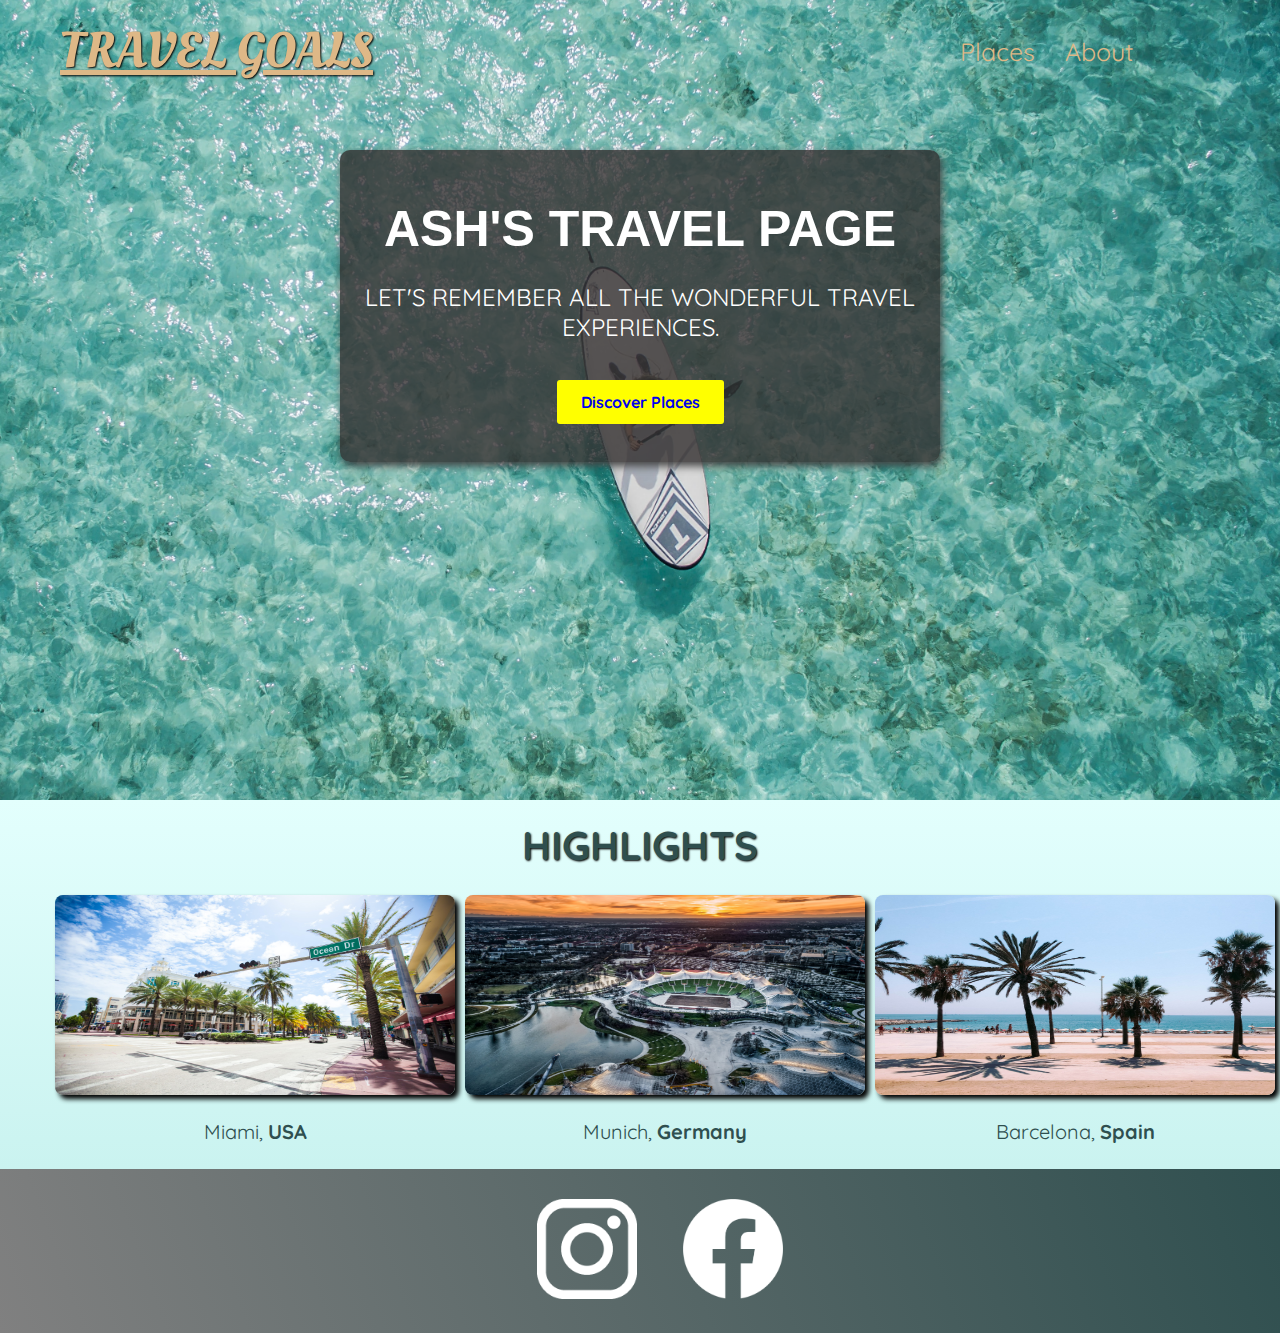
<file: index.html>
<!DOCTYPE html>
<html lang="en">
<head>
    <meta charset="UTF-8">
    <meta http-equiv="X-UA-Compatible" content="IE=edge">
    <meta name="viewport" content="width=device-width, initial-scale=1.0">
    <link rel="preconnect" href="https://fonts.googleapis.com">
    <link rel="preconnect" href="https://fonts.gstatic.com" crossorigin>
    <link href="https://fonts.googleapis.com/css2?family=Oleo+Script&family=Quicksand:wght@400;700&display=swap" rel="stylesheet">
    <link rel="stylesheet" href="styles/shared.css">
    <link rel="stylesheet" href="styles/styles.css">
    <title>Travel Goals</title>
</head>
<body>
    <header id="container">
        <div id="page-logo">
            <a href="/">Travel Goals</a>
        </div>
        <nav>
            <ul>
                <li>
                    <a href="places.html">Places</a>
                </li>
                <li>
                    <a href="about.html">About</a>
                </li>
        
            </ul>
        </nav>
    </header>
    <main>
        <section id="hero">
            <div id="hero-content">
                <h1>Ash's Travel Page</h1>
                <p>Let's remember all the wonderful travel experiences.</p>
                <a href="/places.html">Discover Places</a>
            </div>
        </section>
        <section id="destinations">
            <h2>Highlights</h2>
            <ul>
                <li class="destination">
                    <img src="/images/places/miami.jpg" alt="Miami streets on a sunny day.">
                    <p>Miami, <strong>USA</strong></p>
                </li>
                <li class="destination">
                    <img src="/images/places/munich.jpg" alt="City flyover in Munich, Germany.">
                    <p>Munich, <strong>Germany</strong></p>
                </li>
                <li class="destination">
                    <img src="/images/places/barcelona.jpg" alt="Public beach in Barcelona, Spain">
                    <p>Barcelona, <strong>Spain</strong></p>
                </li>
            </ul>
            
        </section>
    </main>
    <footer>
        <ul>
            <li>
                <a href="https://www.instagram.com">
                    <img src="/images/icons/insta.png" alt="Instagram Logo"></a>
            </li>
            <li>
                <a href="https:/www.facebook.com">
                    <img src="/images/icons/facebook.png" alt="Facebook Logo"></a>

            </li>
        </ul>

    </footer>
</body>
</html>
</file>
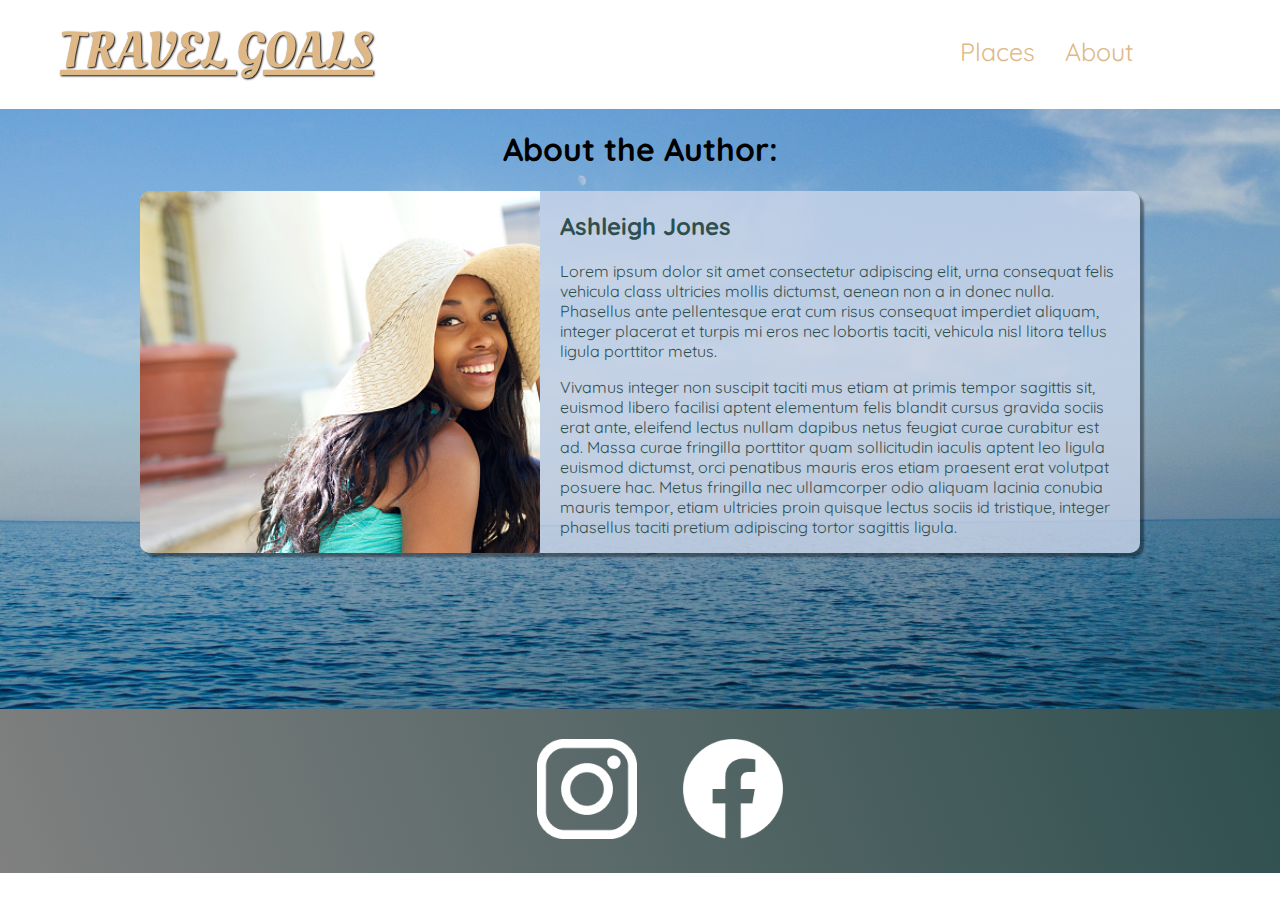
<file: about.html>
<!DOCTYPE html>
<html lang="en">

<head>
    <meta charset="UTF-8">
    <meta http-equiv="X-UA-Compatible" content="IE=edge">
    <meta name="viewport" content="width=device-width, initial-scale=1.0">
    <link rel="preconnect" href="https://fonts.googleapis.com">
    <link rel="preconnect" href="https://fonts.gstatic.com" crossorigin>
    <link href="https://fonts.googleapis.com/css2?family=Oleo+Script&family=Quicksand:wght@400;700&display=swap"
        rel="stylesheet">
    <link rel="stylesheet" href="styles/shared.css">
    <link rel="stylesheet" href="styles/about.css">
    <title>Travel Goals</title>
</head>

<body>
    <header id="container">
        <div id="page-logo">
            <a href="/">Travel Goals</a>
        </div>
        <nav>
            <ul>
                <li>
                    <a href="places.html">Places</a>
                </li>
                <li>
                    <a href="about.html">About</a>
                </li>

            </ul>
        </nav>
    </header>
    <main>
        <section id="background">

            <h1>About the Author:</h1>
            <div id="author-highlight">
                <img src="/images/profile/traveler.jpg" alt="Photograph of the traveler.">
                <div>
                    <h2>Ashleigh Jones</h2>
                    <p>Lorem ipsum dolor sit amet consectetur adipiscing elit, urna consequat felis vehicula class ultricies
                        mollis dictumst, aenean non a in donec nulla. Phasellus ante pellentesque erat cum risus consequat
                        imperdiet aliquam, integer placerat et turpis mi eros nec lobortis taciti, vehicula nisl litora
                        tellus ligula porttitor metus.
                    </p>
                    <p>
                        Vivamus integer non suscipit taciti mus etiam at primis tempor sagittis sit, euismod libero facilisi
                        aptent elementum felis blandit cursus gravida sociis erat ante, eleifend lectus nullam dapibus netus
                        feugiat curae curabitur est ad. Massa curae fringilla porttitor quam sollicitudin iaculis aptent leo
                        ligula euismod dictumst, orci penatibus mauris eros etiam praesent erat volutpat posuere hac. Metus
                        fringilla nec ullamcorper odio aliquam lacinia conubia mauris tempor, etiam ultricies proin quisque
                        lectus sociis id tristique, integer phasellus taciti pretium adipiscing tortor sagittis ligula. 
                    </p>

                </div>

            </div>
        </section>
    </main>
    <footer>
        <ul>
            <li>
                <a href="https://www.instagram.com">
                    <img src="/images/icons/insta.png" alt="Instagram Logo"></a>
            </li>
            <li>
                <a href="https:/www.facebook.com">
                    <img src="/images/icons/facebook.png" alt="Facebook Logo"></a>

            </li>
        </ul>

    </footer>

</body>

</html>
</file>
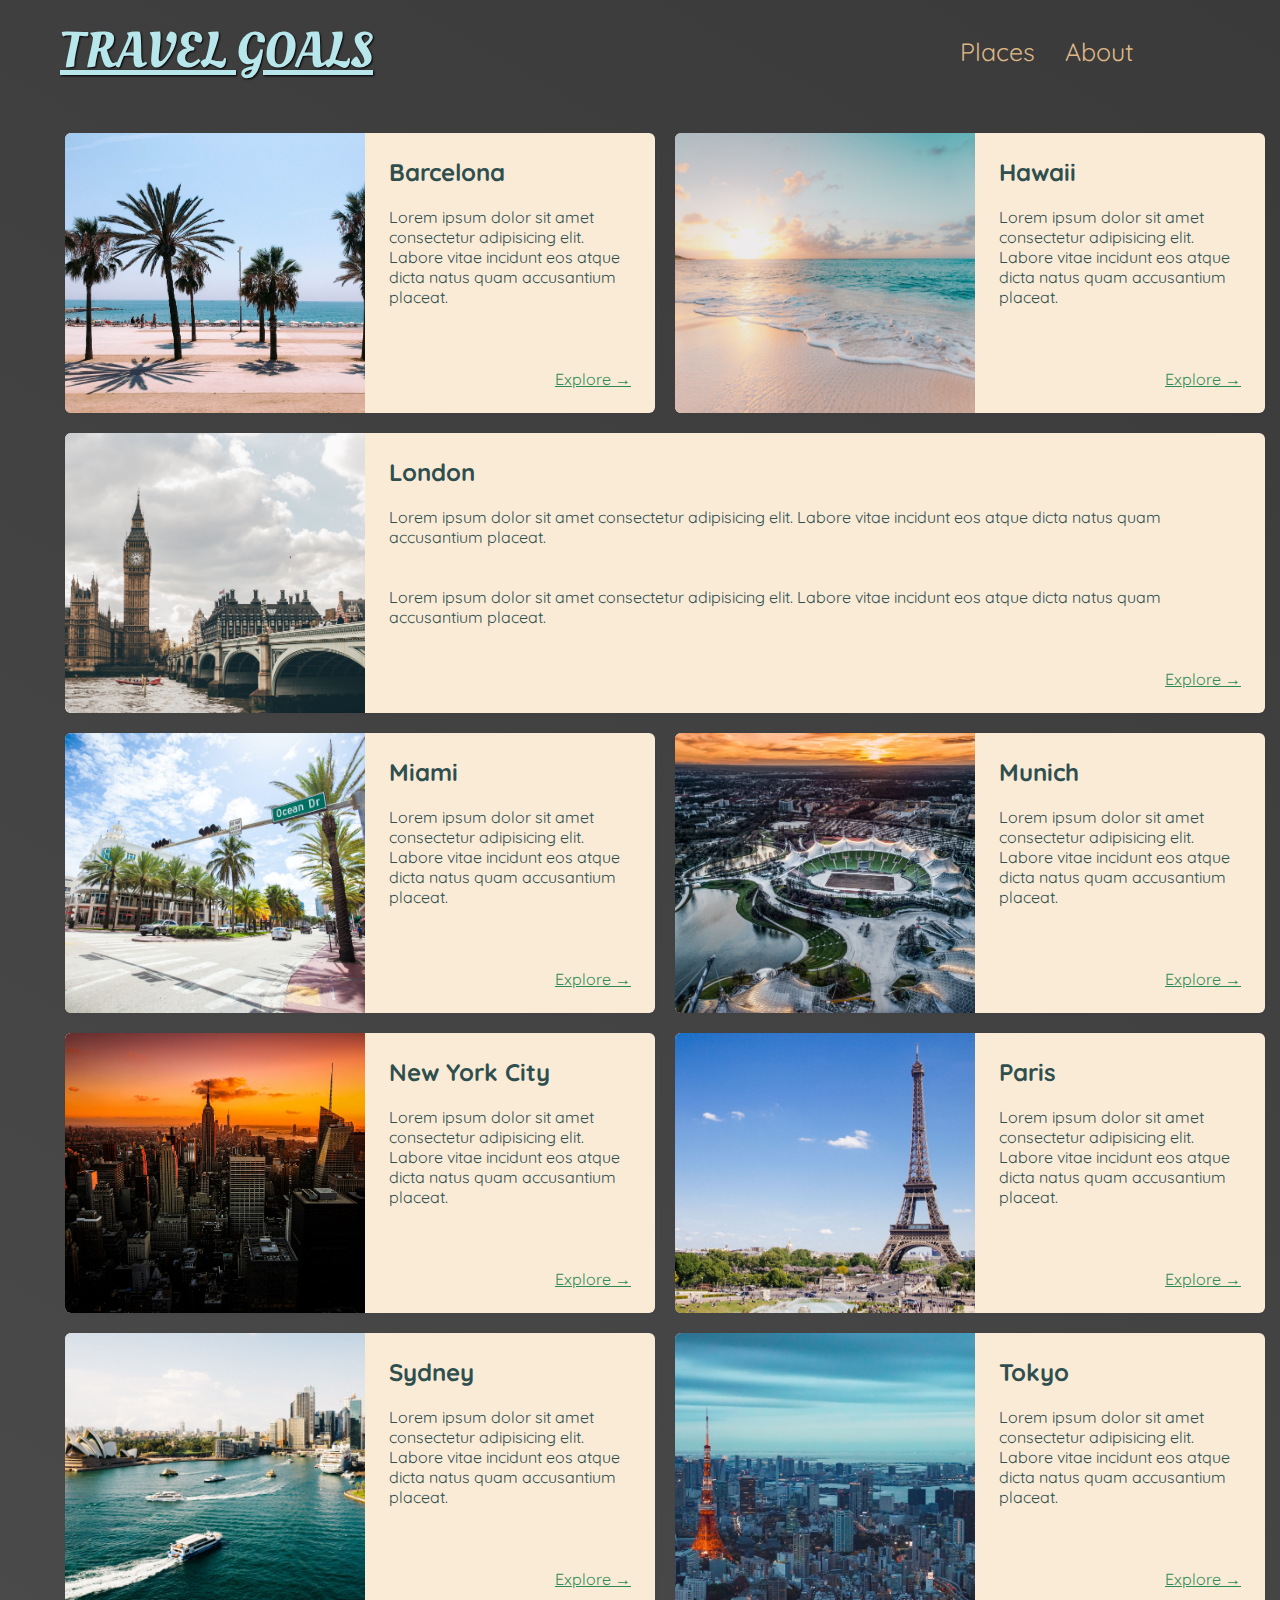
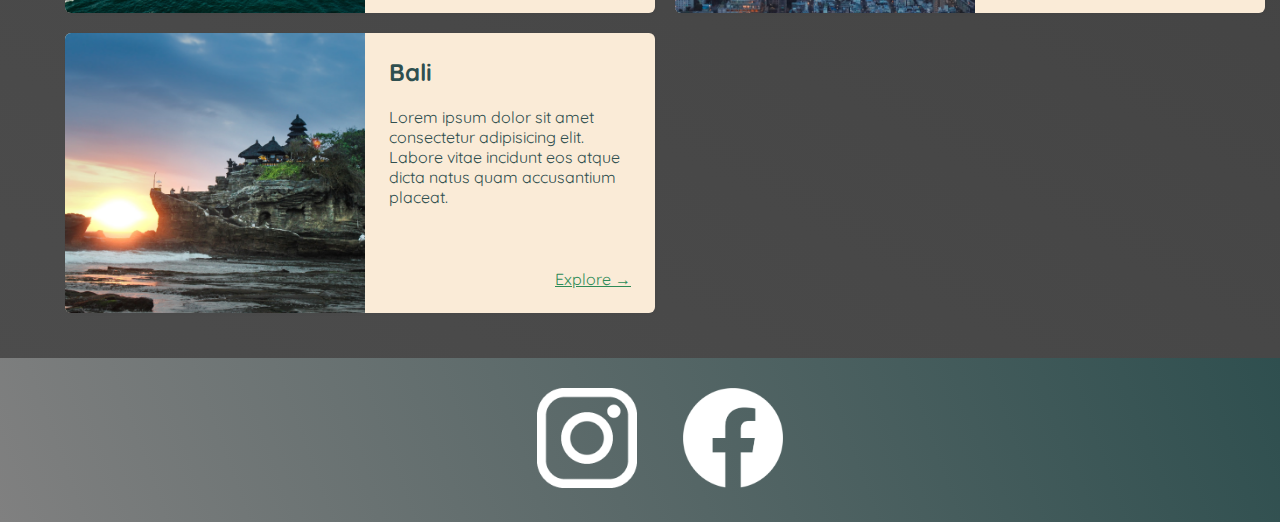
<file: places.html>
<!DOCTYPE html>
<html lang="en">

<head>
    <meta charset="UTF-8">
    <meta http-equiv="X-UA-Compatible" content="IE=edge">
    <meta name="viewport" content="width=device-width, initial-scale=1.0">
    <link rel="preconnect" href="https://fonts.googleapis.com">
    <link rel="preconnect" href="https://fonts.gstatic.com" crossorigin>
    <link href="https://fonts.googleapis.com/css2?family=Oleo+Script&family=Quicksand:wght@400;700&display=swap"
        rel="stylesheet">
    <link rel="stylesheet" href="styles/shared.css">
    <link rel="stylesheet" href="styles/places.css">
    <title>Travel Goals</title>
</head>
<body>
    <header id="container">
        <div id="page-logo">
            <a href="/">Travel Goals</a>
        </div>
        <nav>
            <ul>
                <li>
                    <a href="places.html">Places</a>
                </li>
                <li>
                    <a href="about.html">About</a>
                </li>

            </ul>
        </nav>
    </header>
    <main>
        <ul>
            <li>
                <img src="images/places/barcelona.jpg" alt="City of Barcelona" />
                <div class="item-content">
                    <div>
                        <h2>Barcelona</h2>
                        <p>
                            Lorem ipsum dolor sit amet consectetur adipisicing elit. Labore
                            vitae incidunt eos atque dicta natus quam accusantium placeat.
                        </p>
                    </div>
                    <div class="actions">
                        <a href="https://en.wikipedia.org/wiki/Barcelona">Explore &#x2192</a>
                    </div>
                </div>
            </li>
            <li>
                <img src="images/places/hawaii.jpg" alt="Hawaii beach" />
                <div class="item-content">
                    <div>
                        <h2>Hawaii</h2>
                        <p>
                            Lorem ipsum dolor sit amet consectetur adipisicing elit. Labore
                            vitae incidunt eos atque dicta natus quam accusantium placeat.
                        </p>
                    </div>
                    <div class="actions">
                        <a href="hhttps://en.wikipedia.org/wiki/Hawaii">Explore &#x2192</a>
                    </div>
                </div>
            </li>
            <li>  
                <img src="images/places/london.jpg" alt="London city" />
                <div class="item-content">
                    <div>
                        <h2>London</h2>
                        <p>
                            Lorem ipsum dolor sit amet consectetur adipisicing elit. Labore
                            vitae incidunt eos atque dicta natus quam accusantium placeat.
                        </p>
                        <p>
                            Lorem ipsum dolor sit amet consectetur adipisicing elit. Labore
                            vitae incidunt eos atque dicta natus quam accusantium placeat.
                        </p>
                    </div>
                    <div class="actions">
                        <a href="https://en.wikipedia.org/wiki/London">Explore &#x2192</a>
                    </div>
                </div>
            </li>
            <li>
                <img src="images/places/miami.jpg" alt="Miami streets" />
                <div class="item-content">
                    <div>
                        <h2>Miami</h2>
                        <p>
                            Lorem ipsum dolor sit amet consectetur adipisicing elit. Labore
                            vitae incidunt eos atque dicta natus quam accusantium placeat.
                        </p>
                    </div>
                    <div class="actions">
                        <a href="https://en.wikipedia.org/wiki/Miami">Explore &#x2192</a>
                    </div>
                </div>
            </li>
            <li>
                <img src="images/places/munich.jpg" alt="Munich football stadium" />
                <div class="item-content">
                    <div>
                        <h2>Munich</h2>
                        <p>
                            Lorem ipsum dolor sit amet consectetur adipisicing elit. Labore
                            vitae incidunt eos atque dicta natus quam accusantium placeat.
                        </p>
                    </div>
                    <div class="actions">
                        <a href="https://en.wikipedia.org/wiki/Munich">Explore &#x2192</a>
                    </div>
                </div>
            </li>
            <li>
                <img src="images/places/new-york-city.jpg" alt="New York City skyline" />
                <div class="item-content">
                    <div>
                        <h2>New York City</h2>
                        <p>
                            Lorem ipsum dolor sit amet consectetur adipisicing elit. Labore
                            vitae incidunt eos atque dicta natus quam accusantium placeat.
                        </p>
                    </div>
                    <div class="actions">
                        <a href="https://en.wikipedia.org/wiki/New_York_City">Explore &#x2192</a>
                    </div>
                </div>
            </li>
            <li>
                <img src="images/places/paris.jpg" alt="Paris city" />
                <div class="item-content">
                    <div>
                        <h2>Paris</h2>
                        <p>
                            Lorem ipsum dolor sit amet consectetur adipisicing elit. Labore
                            vitae incidunt eos atque dicta natus quam accusantium placeat.
                        </p>
                    </div>
                    <div class="actions">
                        <a href="https://en.wikipedia.org/wiki/Paris">Explore &#x2192</a>
                    </div>
                </div>
            </li>
            <li>
                <img src="images/places/sydney.jpg" alt="Sydney beach" />
                <div class="item-content">
                    <div>
                        <h2>Sydney</h2>
                        <p>
                            Lorem ipsum dolor sit amet consectetur adipisicing elit. Labore
                            vitae incidunt eos atque dicta natus quam accusantium placeat.
                        </p>
                    </div>
                    <div class="actions">
                        <a href="https://en.wikipedia.org/wiki/Sydney">Explore &#x2192</a>
                    </div>
                </div>
            </li>
            <li>
                <img src="images/places/tokyo.jpg" alt="Tokyo skyline" />
                <div class="item-content">
                    <div>
                        <h2>Tokyo</h2>
                        <p>
                            Lorem ipsum dolor sit amet consectetur adipisicing elit. Labore
                            vitae incidunt eos atque dicta natus quam accusantium placeat.
                        </p>
                    </div>
                    <div class="actions">
                        <a href="https://en.wikipedia.org/wiki/Tokyo">Explore &#x2192</a>
                    </div>
                </div>
            </li>
            <li>
                <img src="images/places/bali.jpg" alt="Bali beach" />
                <div class="item-content">
                    <div>
                        <h2>Bali</h2>
                        <p>
                            Lorem ipsum dolor sit amet consectetur adipisicing elit. Labore
                            vitae incidunt eos atque dicta natus quam accusantium placeat.
                        </p>
                    </div>
                    <div class="actions">
                        <a href="https://en.wikipedia.org/wiki/Bali">Explore &#x2192</a>
                    </div>
                </div>
            </li>
        </ul>

    </main>
    <footer>
        <ul>
            <li>
                <a href="https://www.instagram.com">
                    <img src="/images/icons/insta.png" alt="Instagram Logo"></a>
            </li>
            <li>
                <a href="https:/www.facebook.com">
                    <img src="/images/icons/facebook.png" alt="Facebook Logo"></a>

            </li>
        </ul>

    </footer>


</body>

</html>
</file>
<file: styles/shared.css>
body {
    font-family: "Quicksand", sans-serif;
    margin: 0;

}

header {
    display: flex;
    margin: 15px 60px;
    position: absolute;
    align-items: center;
    width: 85%;
    box-sizing: border-box;
    justify-content: space-between;

}

#page-logo a {
    font-family: "Oleo Script", sans-serif;
    font-size: 50px;
    text-transform: uppercase;
    text-shadow: 1px 1px 2px black;
    color: burlywood;

}

 nav a {
    text-decoration: none;
    color: burlywood;
    padding: 10px;
    border-radius: 3px;
    font-size: 25px;
}

header nav a:hover { 
    color: black;
    background-color: yellow;
    border-radius: 10px;
}

header ul {
    list-style-type: none;
    display: flex;
    justify-content: flex-end;
    
}

li { 
    margin: 5px;
}


footer {

    background: linear-gradient(70deg, grey, darkslategrey);
    padding: 25px 0;

}

footer ul {
    margin: 0 auto;
    width: 20%;
    display: flex;
    list-style-type: none;
    justify-content: space-between;
}

footer img {

    width: 100px;
}

footer a {

}

footer a:hover { 
    background-color: transparent;
    border-radius: 10px;
    border-width: 5px;
    border-color: aliceblue;
}
</file>
<file: styles/styles.css>
#hero {
    height: 800px;
    background-image: url("/images/places/ocean.jpg");
    background-position: center;
    background-size: cover;
    align-items: center;

}

#hero-content {
    width: 600px;
    border-radius: 10px;
    background-color: rgb(51, 47, 47, .8);
    text-align: center;
    margin: 0px auto;
    box-shadow: 2px 4px 8px rgb(67,67,67);
    padding: 50px 0;
    position: relative;
    top: 150px;

}

#hero-content h1 {
    color: white;
    text-transform: uppercase;
    font-size: 50px;
    font-family: "Raleway", sans-serif;
    margin: 0;

}

#hero-content p {
    color: white;
    text-transform: uppercase;
    font-size: 24px;
    font-weight: 300px;
    margin-bottom: 50px; 
}

#hero-content a {
    text-decoration: none;
    background-color: yellow;
    padding: 12px 24px;
    border-radius: 3px;
    font-weight: bold;
}


#destinations {
     /* background-color:rgb(227, 255, 253); */
     background: linear-gradient(180deg, rgb(227, 255, 253), rgb(202, 243, 240));
     margin: auto;
     color: darkslategrey;

}

#destinations h2 {
    text-align: center;
    font-size:40px;
    text-transform: uppercase;
    margin: 0;
    padding-top: 20px;
    text-shadow: 1px 1px 2px black;

}

#destinations ul {
    display: flex;
    margin: 0px 50px 0px 10px;
    list-style-type: none;
    justify-content: space-between;
}

#destinations li {
    align-items: center;
    justify-content: center;
}

#destinations p {
    font-size: 20px;
    text-align: center;
    margin-top: 0px;
}

.destination img {
    height: 200px;
    width: 400px;
    margin: 20px auto;
    border-radius: 8px;
    box-shadow: 4px 4px 5px black

}
</file>
<file: styles/about.css>
header { 
    position: static;
}

#background {
    height: 600px;
    background-image: url("/images/places/ocean_horizon.jpg");
    background-position: center;
    background-size: cover;
    align-items: center;
}
h1 {
    text-align: center;
    color: black ;
    padding-top: 20px;
}

main {
    color: darkslategrey;
}

#author-highlight {

    width: 1000px;
    background-color: rgb(203, 214, 234, 0.8);
    border-radius: 10px;
    margin: 20px auto;
    justify-content: center;
    display: flex;
    box-shadow: 4px 4px 2px rgb(0, 0, 0, 0.4);
    justify-content: space-between;
    overflow: hidden;
    
}

#author-highlight img {
    width: 400px;
    object-fit: cover;
}

#author-highlight h2 {

    margin-left: 20px;
}

#author-highlight p {
    padding: 0 20px;
}
</file>
<file: styles/places.css>
body {
    background: linear-gradient(30deg, rgb(77,77,77), rgb(58, 58,58));

}

#page-logo a {
    color: rgb(183, 230, 235);
}

header { 
    position: static;
}

main {
    margin: 40px auto;
}

header nav a:hover {
    background-color: rgb(183, 230, 235);
    color: rgb(59, 59, 59);
}


main ul {
    width: 1200px;
    margin: 0 auto;
    color: darkslategray;
    display: grid;
    grid-template-columns: 1fr 1fr;
    gap: 10px 20px;
}

main li { 
    display: flex;
    background-color: antiquewhite;
    box-shadow: 1px 1px 4px rgb(0, 0, 0, 0.02);
    border-radius: 6px;
    overflow: hidden;
    width: 100%;
}

main li img {
    width: 300px;
    height: 280px;
    object-fit: cover;

}

main li h2 {
    margin-top: 0;
}

main li p {
    margin-bottom: 40px;
}

main li a {
    color: seagreen;
    border-radius: 10px;
}


main li a:hover {
    background-color: aquamarine;

}

.item-content {
    padding: 24px;
    display: flex;
    flex-direction: column;
    justify-content: space-between;
}

.actions {
    text-align: right;
}

li:nth-of-type(3) {
    grid-column: 1 / span 2;

}
</file>
